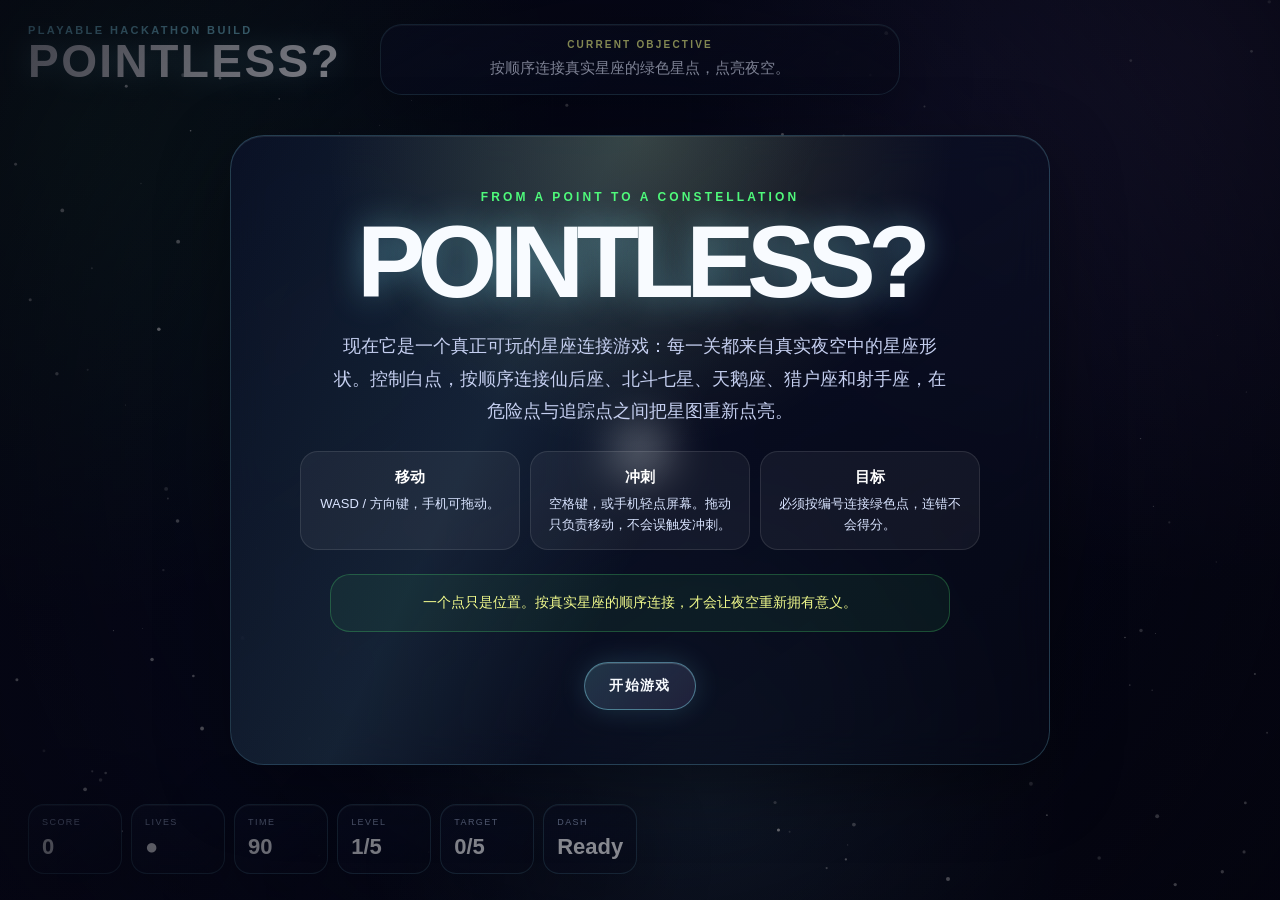
<file: point-game/index.html>
<!DOCTYPE html>
<html lang="zh-CN">
<head>
  <meta charset="UTF-8">
  <meta name="viewport" content="width=device-width, initial-scale=1.0">
  <title>Pointless? — Constellation Run</title>
  <style>
    :root {
      --void: #050510;
      --text: #f8fbff;
      --muted: #95a5c8;
      --cyan: #8be9fd;
      --green: #50fa7b;
      --red: #ff5555;
      --gold: #f1fa8c;
      --violet: #bd93f9;
    }

    * {
      box-sizing: border-box;
    }

    html,
    body {
      width: 100%;
      height: 100%;
      margin: 0;
      overflow: hidden;
      background: var(--void);
      color: var(--text);
      font-family: "Trebuchet MS", "Segoe UI", sans-serif;
      user-select: none;
    }

    body::before {
      content: "";
      position: fixed;
      inset: -20%;
      background:
        radial-gradient(circle at 18% 24%, rgba(80, 250, 123, 0.13), transparent 28%),
        radial-gradient(circle at 82% 18%, rgba(189, 147, 249, 0.16), transparent 30%),
        radial-gradient(circle at 54% 78%, rgba(139, 233, 253, 0.12), transparent 26%),
        linear-gradient(135deg, #03030b 0%, #060a1f 48%, #020208 100%);
      z-index: 0;
    }

    body::after {
      content: "";
      position: fixed;
      inset: 0;
      pointer-events: none;
      opacity: 0.38;
      background-image:
        linear-gradient(rgba(255, 255, 255, 0.035) 1px, transparent 1px),
        linear-gradient(90deg, rgba(255, 255, 255, 0.032) 1px, transparent 1px);
      background-size: 46px 46px;
      mask-image: radial-gradient(circle at center, black 0%, transparent 74%);
      z-index: 1;
    }

    canvas {
      position: fixed;
      inset: 0;
      width: 100vw;
      height: 100vh;
      z-index: 2;
      touch-action: none;
    }

    .shell {
      position: relative;
      z-index: 3;
      width: 100vw;
      height: 100vh;
      pointer-events: none;
    }

    .brand {
      position: absolute;
      top: 24px;
      left: 28px;
      letter-spacing: 0.15em;
      text-transform: uppercase;
    }

    .brand__eyebrow {
      color: var(--cyan);
      font-size: 11px;
      font-weight: 800;
      opacity: 0.9;
    }

    .brand__title {
      margin-top: 4px;
      font-size: clamp(26px, 3.6vw, 56px);
      line-height: 0.92;
      font-weight: 900;
      text-shadow: 0 0 26px rgba(139, 233, 253, 0.4);
    }

    .hud {
      position: absolute;
      left: 28px;
      bottom: 26px;
      display: grid;
      grid-template-columns: repeat(6, minmax(86px, 1fr));
      gap: 9px;
      max-width: min(820px, calc(100vw - 56px));
    }

    .metric,
    .guide,
    .overlay__panel,
    .objective {
      border: 1px solid rgba(139, 233, 253, 0.22);
      background: linear-gradient(145deg, rgba(11, 18, 42, 0.76), rgba(7, 10, 24, 0.42));
      box-shadow: 0 20px 70px rgba(0, 0, 0, 0.35), inset 0 1px 0 rgba(255, 255, 255, 0.08);
      backdrop-filter: blur(18px);
    }

    .metric {
      min-height: 70px;
      padding: 12px 13px;
      border-radius: 16px;
    }

    .metric__label {
      font-size: 9px;
      color: var(--muted);
      letter-spacing: 0.16em;
      text-transform: uppercase;
    }

    .metric__value {
      margin-top: 7px;
      font-size: 22px;
      font-weight: 900;
      color: var(--text);
      white-space: nowrap;
    }

    .objective {
      position: absolute;
      left: 50%;
      top: 24px;
      transform: translateX(-50%);
      width: min(520px, calc(100vw - 56px));
      padding: 14px 18px;
      border-radius: 22px;
      text-align: center;
    }

    .objective__label {
      color: var(--gold);
      font-size: 10px;
      font-weight: 900;
      letter-spacing: 0.22em;
      text-transform: uppercase;
    }

    .objective__text {
      margin-top: 7px;
      color: #dfe7ff;
      font-size: 15px;
      line-height: 1.5;
    }

    .guide {
      display: none;
      position: absolute;
      top: 24px;
      right: 28px;
      width: min(330px, calc(100vw - 56px));
      padding: 17px;
      border-radius: 24px;
    }

    .guide h2 {
      margin: 0 0 10px;
      font-size: 15px;
      letter-spacing: 0.12em;
      text-transform: uppercase;
    }

    .guide p {
      margin: 0 0 12px;
      color: var(--muted);
      font-size: 13px;
      line-height: 1.65;
    }

    .legend {
      display: grid;
      gap: 8px;
    }

    .legend__item {
      display: flex;
      align-items: center;
      gap: 10px;
      color: #cbd5f5;
      font-size: 13px;
    }

    .dot {
      width: 10px;
      height: 10px;
      border-radius: 50%;
      box-shadow: 0 0 18px currentColor;
      flex: none;
    }

    .dot--energy { color: var(--cyan); background: var(--cyan); }
    .dot--target { color: var(--green); background: var(--green); }
    .dot--danger { color: var(--red); background: var(--red); }
    .dot--player { color: white; background: white; }
    .dot--enemy { color: var(--violet); background: var(--violet); }

    .overlay {
      position: fixed;
      inset: 0;
      z-index: 4;
      display: grid;
      place-items: center;
      padding: 24px;
      background: radial-gradient(circle at center, rgba(5, 5, 16, 0.12), rgba(5, 5, 16, 0.78));
      pointer-events: auto;
      visibility: visible;
      transition: opacity 0.35s ease, transform 0.35s ease, visibility 0s linear 0s;
    }

    .overlay.is-hidden {
      opacity: 0;
      transform: scale(1.02);
      pointer-events: none;
      visibility: hidden;
      transition: opacity 0.18s ease, transform 0.18s ease, visibility 0s linear 0.18s;
    }

    .overlay.is-instant {
      transition: none;
    }

    .overlay__panel {
      width: min(820px, 100%);
      max-height: calc(100vh - 48px);
      overflow-y: auto;
      padding: clamp(24px, 5vw, 54px);
      border-radius: 34px;
      text-align: center;
      position: relative;
    }

    .overlay__panel::before {
      content: "";
      position: absolute;
      inset: 0;
      background:
        linear-gradient(115deg, transparent 0%, rgba(139, 233, 253, 0.1) 35%, transparent 54%),
        radial-gradient(circle at 50% 0%, rgba(241, 250, 140, 0.16), transparent 42%);
      pointer-events: none;
    }

    .overlay__content {
      position: relative;
      z-index: 1;
    }

    .kicker {
      margin: 0 0 12px;
      color: var(--green);
      font-size: 12px;
      font-weight: 900;
      letter-spacing: 0.26em;
      text-transform: uppercase;
    }

    h1 {
      margin: 0;
      font-size: clamp(42px, 8vw, 104px);
      line-height: 0.9;
      letter-spacing: -0.075em;
      text-transform: uppercase;
      text-shadow: 0 0 34px rgba(139, 233, 253, 0.42);
    }

    .subtitle {
      width: min(620px, 100%);
      margin: 22px auto 0;
      color: #c5cff0;
      font-size: clamp(15px, 2vw, 18px);
      line-height: 1.8;
    }

    .quote {
      margin: 24px auto 0;
      padding: 16px 18px;
      width: min(620px, 100%);
      border: 1px solid rgba(80, 250, 123, 0.24);
      border-radius: 20px;
      color: var(--gold);
      background: rgba(80, 250, 123, 0.06);
      font-size: 14px;
      line-height: 1.7;
    }

    .control-grid {
      display: grid;
      grid-template-columns: repeat(3, 1fr);
      gap: 10px;
      width: min(680px, 100%);
      margin: 24px auto 0;
    }

    .control-card {
      padding: 13px;
      border: 1px solid rgba(255, 255, 255, 0.1);
      border-radius: 18px;
      background: rgba(255, 255, 255, 0.052);
      color: #d9e4ff;
      font-size: 13px;
      line-height: 1.6;
    }

    .control-card strong {
      display: block;
      color: #fff;
      font-size: 15px;
      margin-bottom: 5px;
    }

    .button-row {
      display: flex;
      justify-content: center;
      gap: 12px;
      margin-top: 30px;
      flex-wrap: wrap;
    }

    button {
      pointer-events: auto;
      border: 1px solid rgba(139, 233, 253, 0.42);
      border-radius: 999px;
      padding: 14px 24px;
      color: var(--text);
      background: linear-gradient(135deg, rgba(139, 233, 253, 0.18), rgba(189, 147, 249, 0.12));
      box-shadow: 0 0 28px rgba(139, 233, 253, 0.16), inset 0 1px 0 rgba(255, 255, 255, 0.14);
      font-size: 14px;
      font-weight: 900;
      letter-spacing: 0.1em;
      text-transform: uppercase;
      cursor: pointer;
      transition: transform 0.2s ease, border-color 0.2s ease, box-shadow 0.2s ease;
    }

    button:hover {
      transform: translateY(-2px);
      border-color: rgba(80, 250, 123, 0.72);
      box-shadow: 0 0 36px rgba(80, 250, 123, 0.22), inset 0 1px 0 rgba(255, 255, 255, 0.18);
    }

    .restart-button {
      min-width: 190px;
      color: #06140b;
      border-color: rgba(80, 250, 123, 0.82);
      background: linear-gradient(135deg, #50fa7b, #f1fa8c);
      box-shadow: 0 0 36px rgba(80, 250, 123, 0.28), inset 0 1px 0 rgba(255, 255, 255, 0.36);
    }

    .ghost-button {
      color: #c8d3f8;
      background: rgba(255, 255, 255, 0.04);
    }

    .result-grid {
      display: grid;
      grid-template-columns: repeat(4, 1fr);
      gap: 12px;
      margin: 28px auto 0;
      max-width: 660px;
    }

    .result-card {
      padding: 14px;
      border: 1px solid rgba(255, 255, 255, 0.11);
      border-radius: 18px;
      background: rgba(255, 255, 255, 0.055);
    }

    .result-card span {
      display: block;
      color: var(--muted);
      font-size: 10px;
      letter-spacing: 0.16em;
      text-transform: uppercase;
    }

    .result-card strong {
      display: block;
      margin-top: 8px;
      font-size: 24px;
    }

    .toast {
      position: absolute;
      left: 50%;
      top: 18%;
      transform: translate(-50%, -20px);
      padding: 10px 16px;
      border-radius: 999px;
      background: rgba(5, 5, 16, 0.72);
      border: 1px solid rgba(241, 250, 140, 0.3);
      color: var(--gold);
      font-size: 13px;
      letter-spacing: 0.08em;
      opacity: 0;
      transition: opacity 0.24s ease, transform 0.24s ease;
    }

    .toast.is-visible {
      opacity: 1;
      transform: translate(-50%, 0);
    }

    .shake {
      animation: shake 0.34s ease;
    }

    @keyframes shake {
      0%, 100% { transform: translate(0, 0); }
      20% { transform: translate(-8px, 4px); }
      40% { transform: translate(7px, -5px); }
      60% { transform: translate(-5px, -3px); }
      80% { transform: translate(4px, 6px); }
    }

    @media (max-width: 980px) {
      .objective {
        top: 104px;
      }

      .guide {
        display: none;
      }

      .hud {
        left: 14px;
        right: 14px;
        bottom: 14px;
        max-width: none;
        grid-template-columns: repeat(3, 1fr);
      }
    }

    @media (max-width: 640px) {
      .brand {
        top: 16px;
        left: 16px;
      }

      .objective {
        top: 92px;
        width: calc(100vw - 28px);
        padding: 10px 12px;
      }

      .objective__text {
        font-size: 13px;
      }

      .hud {
        grid-template-columns: repeat(2, 1fr);
      }

      .metric {
        min-height: auto;
        padding: 9px 11px;
      }

      .metric__value {
        font-size: 18px;
      }

      .control-grid,
      .result-grid {
        grid-template-columns: 1fr;
      }
    }
  </style>
</head>
<body>
  <canvas id="gameCanvas"></canvas>

  <main class="shell" id="shell">
    <section class="brand" aria-label="游戏标题">
      <div class="brand__eyebrow">Playable Hackathon Build</div>
      <div class="brand__title">Pointless?</div>
    </section>

    <section class="objective" aria-label="当前目标">
      <div class="objective__label">Current Objective</div>
      <div class="objective__text" id="objectiveText">按顺序连接真实星座的绿色星点，点亮夜空。</div>
    </section>

    <aside class="guide" aria-label="游戏说明">
      <h2>真正玩法</h2>
      <p>你要按顺序连接真实星座的编号星点，收集能量，躲避敌人。从仙后座的 W 形开始，一路点亮北斗、天鹅、猎户和射手。</p>
      <div class="legend">
        <div class="legend__item"><span class="dot dot--player"></span>白点：玩家</div>
        <div class="legend__item"><span class="dot dot--target"></span>绿色编号点：下一个目标</div>
        <div class="legend__item"><span class="dot dot--energy"></span>青色点：能量与分数</div>
        <div class="legend__item"><span class="dot dot--danger"></span>红色点：危险障碍</div>
        <div class="legend__item"><span class="dot dot--enemy"></span>紫色点：追踪敌人</div>
      </div>
    </aside>

    <section class="hud" aria-label="游戏状态">
      <div class="metric">
        <div class="metric__label">Score</div>
        <div class="metric__value" id="scoreValue">0</div>
      </div>
      <div class="metric">
        <div class="metric__label">Lives</div>
        <div class="metric__value" id="livesValue">●●●</div>
      </div>
      <div class="metric">
        <div class="metric__label">Time</div>
        <div class="metric__value" id="timeValue">90</div>
      </div>
      <div class="metric">
        <div class="metric__label">Level</div>
        <div class="metric__value" id="levelValue">1/3</div>
      </div>
      <div class="metric">
        <div class="metric__label">Target</div>
        <div class="metric__value" id="targetValue">1/5</div>
      </div>
      <div class="metric">
        <div class="metric__label">Dash</div>
        <div class="metric__value" id="dashValue">Ready</div>
      </div>
    </section>

    <div class="toast" id="toast">Constellation Complete</div>
  </main>

  <section class="overlay" id="startOverlay" aria-label="开始游戏">
    <div class="overlay__panel">
      <div class="overlay__content">
        <p class="kicker">From a point to a constellation</p>
        <h1>Pointless?</h1>
        <p class="subtitle">现在它是一个真正可玩的星座连接游戏：每一关都来自真实夜空中的星座形状。控制白点，按顺序连接仙后座、北斗七星、天鹅座、猎户座和射手座，在危险点与追踪点之间把星图重新点亮。</p>
        <div class="control-grid">
          <div class="control-card"><strong>移动</strong>WASD / 方向键，手机可拖动。</div>
          <div class="control-card"><strong>冲刺</strong>空格键，或手机轻点屏幕。拖动只负责移动，不会误触发冲刺。</div>
          <div class="control-card"><strong>目标</strong>必须按编号连接绿色点，连错不会得分。</div>
        </div>
        <div class="quote">一个点只是位置。按真实星座的顺序连接，才会让夜空重新拥有意义。</div>
        <div class="button-row">
          <button id="startButton">开始游戏</button>
        </div>
      </div>
    </div>
  </section>

  <section class="overlay is-hidden" id="endOverlay" aria-label="游戏结束">
    <div class="overlay__panel">
      <div class="overlay__content">
        <p class="kicker" id="endKicker">Run Complete</p>
        <h1 id="endTitle">Meaning</h1>
        <p class="subtitle" id="resultText">你从一个点开始，最终留下了一片星座。</p>
        <div class="result-grid">
          <div class="result-card">
            <span>Final Score</span>
            <strong id="finalScore">0</strong>
          </div>
          <div class="result-card">
            <span>Star Maps</span>
            <strong id="finalLevel">0/5</strong>
          </div>
          <div class="result-card">
            <span>Connected</span>
            <strong id="finalConnected">0</strong>
          </div>
          <div class="result-card">
            <span>Best</span>
            <strong id="bestScore">0</strong>
          </div>
        </div>
        <div class="quote">你不是为了成为最大的点，而是为了照着真实星图找到正确的连接。</div>
        <div class="button-row">
          <button class="restart-button" id="restartButton">重新开启本关</button>
          <button class="ghost-button" id="backButton">回到开场</button>
        </div>
      </div>
    </div>
  </section>

  <script>
    const canvas = document.getElementById('gameCanvas');
    const ctx = canvas.getContext('2d');
    const shell = document.getElementById('shell');
    const startOverlay = document.getElementById('startOverlay');
    const endOverlay = document.getElementById('endOverlay');
    const startButton = document.getElementById('startButton');
    const restartButton = document.getElementById('restartButton');
    const backButton = document.getElementById('backButton');
    const scoreValue = document.getElementById('scoreValue');
    const livesValue = document.getElementById('livesValue');
    const timeValue = document.getElementById('timeValue');
    const levelValue = document.getElementById('levelValue');
    const targetValue = document.getElementById('targetValue');
    const dashValue = document.getElementById('dashValue');
    const objectiveText = document.getElementById('objectiveText');
    const finalScore = document.getElementById('finalScore');
    const finalLevel = document.getElementById('finalLevel');
    const finalConnected = document.getElementById('finalConnected');
    const bestScore = document.getElementById('bestScore');
    const resultText = document.getElementById('resultText');
    const endKicker = document.getElementById('endKicker');
    const endTitle = document.getElementById('endTitle');
    const toast = document.getElementById('toast');

    const colors = {
      energy: '#8be9fd',
      target: '#50fa7b',
      danger: '#ff5555',
      enemy: '#bd93f9',
      gold: '#f1fa8c',
      player: '#ffffff'
    };

    const keys = new Set();
    const pointer = { active: false, x: 0, y: 0 };
    const touchState = { active: false, startX: 0, startY: 0, x: 0, y: 0, startTime: 0, moved: false };
    let suppressInputUntil = 0;

    const levels = [
      {
        name: '仙后座',
        englishName: 'Cassiopeia',
        title: 'W Shape',
        description: '连接经典 W 形星图，学会按顺序让点产生形状。',
        hazards: 5,
        enemies: 0,
        energy: 8,
        timeBonus: 12,
        stars: [
          { x: 0.16, y: 0.38, label: 'Schedar' },
          { x: 0.31, y: 0.56, label: 'Caph' },
          { x: 0.48, y: 0.40, label: 'Gamma Cas' },
          { x: 0.65, y: 0.56, label: 'Ruchbah' },
          { x: 0.84, y: 0.38, label: 'Segin' }
        ],
        path: [0, 1, 2, 3, 4]
      },
      {
        name: '北斗七星',
        englishName: 'Big Dipper',
        title: 'Seven Stars',
        description: '连接斗身与斗柄，完成最容易被认出的七星勺形。',
        hazards: 8,
        enemies: 1,
        energy: 9,
        timeBonus: 16,
        stars: [
          { x: 0.18, y: 0.42, label: '天枢' },
          { x: 0.30, y: 0.30, label: '天璇' },
          { x: 0.46, y: 0.39, label: '天玑' },
          { x: 0.36, y: 0.56, label: '天权' },
          { x: 0.56, y: 0.57, label: '玉衡' },
          { x: 0.72, y: 0.48, label: '开阳' },
          { x: 0.86, y: 0.34, label: '摇光' }
        ],
        path: [0, 1, 2, 3, 4, 5, 6]
      },
      {
        name: '天鹅座',
        englishName: 'Cygnus',
        title: 'Northern Cross',
        description: '从尾羽到长颈，再展开双翼，完成北十字。',
        hazards: 10,
        enemies: 1,
        energy: 8,
        timeBonus: 18,
        stars: [
          { x: 0.50, y: 0.18, label: 'Deneb' },
          { x: 0.50, y: 0.38, label: 'Sadr' },
          { x: 0.50, y: 0.78, label: 'Albireo' },
          { x: 0.18, y: 0.47, label: 'Gienah' },
          { x: 0.82, y: 0.37, label: 'Delta Cygni' },
          { x: 0.33, y: 0.47, label: 'Left Wing Bend' },
          { x: 0.67, y: 0.38, label: 'Right Wing Bend' }
        ],
        path: [0, 1, 2, 5, 3, 6, 4]
      },
      {
        name: '猎户座',
        englishName: 'Orion',
        title: 'Hunter',
        description: '连接肩、腰带与脚，完成冬季夜空中最有辨识度的猎人。',
        hazards: 12,
        enemies: 2,
        energy: 8,
        timeBonus: 20,
        stars: [
          { x: 0.25, y: 0.20, label: 'Betelgeuse' },
          { x: 0.73, y: 0.24, label: 'Bellatrix' },
          { x: 0.65, y: 0.78, label: 'Rigel' },
          { x: 0.27, y: 0.74, label: 'Saiph' },
          { x: 0.38, y: 0.46, label: 'Alnitak' },
          { x: 0.50, y: 0.50, label: 'Alnilam' },
          { x: 0.63, y: 0.54, label: 'Mintaka' },
          { x: 0.49, y: 0.68, label: 'M42' },
          { x: 0.74, y: 0.65, label: 'Hunter Arm' },
          { x: 0.39, y: 0.61, label: 'Sword Guard' }
        ],
        path: [0, 1, 6, 5, 4, 3, 2, 8, 9, 7]
      },
      {
        name: '射手座',
        englishName: 'Sagittarius',
        title: 'Teapot',
        description: '画出银河旁的茶壶：壶身、壶嘴与壶柄都要连上。',
        hazards: 11,
        enemies: 2,
        energy: 7,
        timeBonus: 22,
        stars: [
          { x: 0.25, y: 0.72, label: 'Kaus Australis' },
          { x: 0.31, y: 0.46, label: 'Kaus Media' },
          { x: 0.40, y: 0.22, label: 'Kaus Borealis' },
          { x: 0.64, y: 0.30, label: 'Phi Sgr' },
          { x: 0.76, y: 0.50, label: 'Nunki' },
          { x: 0.60, y: 0.74, label: 'Ascella' },
          { x: 0.09, y: 0.40, label: 'Alnasl' },
          { x: 0.92, y: 0.69, label: 'Tau Sgr' },
          { x: 0.43, y: 0.56, label: 'Kaus Trail' },
          { x: 0.92, y: 0.48, label: 'Nunki Trail' },
          { x: 0.72, y: 0.88, label: 'Ascella Trail' }
        ],
        path: [6, 1, 2, 3, 4, 7, 5, 0, 8, 9, 10]
      }
    ];

    const state = {
      mode: 'ready',
      score: 0,
      lives: 1,
      timeLeft: 90,
      connectedCount: 0,
      levelIndex: 0,
      targetIndex: 0,
      best: Number(localStorage.getItem('pointlessPlayableBest') || 0),
      targets: [],
      energies: [],
      hazards: [],
      enemies: [],
      links: [],
      particles: [],
      stars: [],
      lastTime: 0,
      toastTimer: 0,
      levelFlash: 0,
      retryLevelIndex: 0,
      retryReason: '',
      player: {
        x: 0,
        y: 0,
        vx: 0,
        vy: 0,
        radius: 11,
        speed: 290,
        invincibleUntil: 0,
        dashCooldown: 0,
        dashTime: 0,
        dashAngle: 0
      }
    };

    function resize() {
      const dpr = Math.min(window.devicePixelRatio || 1, 2);
      canvas.width = Math.floor(window.innerWidth * dpr);
      canvas.height = Math.floor(window.innerHeight * dpr);
      canvas.style.width = window.innerWidth + 'px';
      canvas.style.height = window.innerHeight + 'px';
      ctx.setTransform(dpr, 0, 0, dpr, 0, 0);
      createStars();
    }

    function createStars() {
      const count = Math.floor(Math.min(190, Math.max(90, window.innerWidth * window.innerHeight / 8500)));
      state.stars = Array.from({ length: count }, () => ({
        x: Math.random() * window.innerWidth,
        y: Math.random() * window.innerHeight,
        size: Math.random() * 1.8 + 0.3,
        speed: Math.random() * 0.18 + 0.04,
        alpha: Math.random() * 0.55 + 0.18
      }));
    }

    function rand(min, max) {
      return Math.random() * (max - min) + min;
    }

    function clamp(value, min, max) {
      const low = Math.min(min, max);
      const high = Math.max(min, max);
      return Math.max(low, Math.min(high, value));
    }

    function distance(a, b) {
      return Math.hypot(a.x - b.x, a.y - b.y);
    }

    function isTooClose(x, y, list, minDistance) {
      return list.some((item) => Math.hypot(item.x - x, item.y - y) < minDistance);
    }

    function getPlayBounds() {
      const compact = window.innerWidth < 640;
      const paddingX = compact ? 34 : 120;
      const top = compact ? 150 : 132;
      const bottom = compact ? 178 : 142;
      const safeWidth = Math.max(140, window.innerWidth - paddingX * 2);
      const safeHeight = Math.max(150, window.innerHeight - top - bottom);
      return {
        x: Math.min(paddingX, Math.max(18, window.innerWidth - safeWidth - 18)),
        y: Math.min(top, Math.max(76, window.innerHeight - safeHeight - 78)),
        width: safeWidth,
        height: safeHeight
      };
    }

    function mapConstellation(level) {
      const bounds = getPlayBounds();
      const xs = level.stars.map((star) => star.x);
      const ys = level.stars.map((star) => star.y);
      const minX = Math.min(...xs);
      const maxX = Math.max(...xs);
      const minY = Math.min(...ys);
      const maxY = Math.max(...ys);
      const sourceWidth = Math.max(0.01, maxX - minX);
      const sourceHeight = Math.max(0.01, maxY - minY);
      const scale = Math.min(bounds.width / sourceWidth, bounds.height / sourceHeight);
      const width = sourceWidth * scale;
      const height = sourceHeight * scale;
      const offsetX = bounds.x + (bounds.width - width) / 2;
      const offsetY = bounds.y + (bounds.height - height) / 2;
      return level.stars.map((star) => ({
        x: offsetX + (star.x - minX) * scale,
        y: offsetY + (star.y - minY) * scale,
        label: star.label
      }));
    }

    function distanceToSegment(point, a, b) {
      const dx = b.x - a.x;
      const dy = b.y - a.y;
      const lengthSq = dx * dx + dy * dy;
      if (!lengthSq) return Math.hypot(point.x - a.x, point.y - a.y);
      const t = clamp(((point.x - a.x) * dx + (point.y - a.y) * dy) / lengthSq, 0, 1);
      const x = a.x + dx * t;
      const y = a.y + dy * t;
      return Math.hypot(point.x - x, point.y - y);
    }

    function getNearestPathDistance(position) {
      let nearest = Infinity;
      for (let i = 1; i < state.targets.length; i += 1) {
        nearest = Math.min(nearest, distanceToSegment(position, state.targets[i - 1], state.targets[i]));
      }
      return nearest;
    }

    function isNearConstellationPath(position, distanceLimit = 58) {
      return getNearestPathDistance(position) < distanceLimit;
    }

    function randomPosition(existing, minDistance = 95, options = {}) {
      const bounds = getPlayBounds();
      const avoidPath = Boolean(options.avoidPath);
      const pathDistance = options.pathDistance || 58;
      let bestPosition = null;
      let bestScore = -Infinity;
      for (let i = 0; i < 120; i += 1) {
        const x = rand(bounds.x, bounds.x + bounds.width);
        const y = rand(bounds.y, bounds.y + bounds.height);
        const position = { x, y };
        const nearestObject = existing.reduce((nearest, item) => Math.min(nearest, Math.hypot(item.x - x, item.y - y)), Infinity);
        const nearestPath = avoidPath ? getNearestPathDistance(position) : pathDistance + 80;
        const score = nearestObject + nearestPath * 0.85;
        if (score > bestScore) {
          bestScore = score;
          bestPosition = position;
        }
        if (nearestObject < minDistance) continue;
        if (avoidPath && nearestPath < pathDistance) continue;
        return position;
      }
      return bestPosition || {
        x: rand(bounds.x, bounds.x + bounds.width),
        y: rand(bounds.y, bounds.y + bounds.height)
      };
    }

    function createBurst(x, y, color, amount = 18, force = 1) {
      for (let i = 0; i < amount; i += 1) {
        const angle = Math.random() * Math.PI * 2;
        const speed = rand(0.8, 4.4) * force;
        const particle = {
          x,
          y,
          vx: Math.cos(angle) * speed,
          vy: Math.sin(angle) * speed,
          radius: rand(1.1, 3.7),
          life: rand(0.45, 0.95),
          maxLife: 0,
          color
        };
        particle.maxLife = particle.life;
        state.particles.push(particle);
      }
    }

    function resetGame() {
      state.mode = 'playing';
      state.score = 0;
      state.lives = 1;
      state.timeLeft = 90;
      state.connectedCount = 0;
      state.levelIndex = 0;
      state.targetIndex = 0;
      state.links = [];
      state.particles = [];
      state.toastTimer = 0;
      state.levelFlash = 0;
      state.retryLevelIndex = 0;
      state.retryReason = '';
      const player = state.player;
      player.x = window.innerWidth / 2;
      player.y = window.innerHeight / 2;
      player.vx = 0;
      player.vy = 0;
      player.invincibleUntil = performance.now() + 900;
      player.dashCooldown = 0;
      player.dashTime = 0;
      loadLevel(0);
      updateHud();
      showToast('从第一颗星开始点亮星座');
    }

    function placePlayerForLevel(mappedStars, level) {
      const firstStar = mappedStars[level.path[0]];
      const bounds = getPlayBounds();
      const center = {
        x: bounds.x + bounds.width / 2,
        y: bounds.y + bounds.height / 2
      };
      let dx = center.x - firstStar.x;
      let dy = center.y - firstStar.y;
      let len = Math.hypot(dx, dy);
      if (len < 1) {
        dx = 0;
        dy = 1;
        len = 1;
      }
      const player = state.player;
      const minX = Math.max(24, bounds.x + 12);
      const maxX = Math.min(window.innerWidth - 24, bounds.x + bounds.width - 12);
      const minY = Math.max(86, bounds.y + 12);
      const maxY = Math.min(window.innerHeight - 96, bounds.y + bounds.height - 12);
      player.x = clamp(firstStar.x + dx / len * 92, minX, maxX);
      player.y = clamp(firstStar.y + dy / len * 92, minY, maxY);
      if (!Number.isFinite(player.x) || !Number.isFinite(player.y)) {
        player.x = window.innerWidth / 2;
        player.y = window.innerHeight / 2;
      }
      player.vx = 0;
      player.vy = 0;
      player.dashTime = 0;
      player.dashCooldown = 0;
      player.invincibleUntil = performance.now() + 260;
      pointer.active = false;
      touchState.active = false;
      touchState.moved = false;
    }

    function loadLevel(index) {
      state.levelIndex = index;
      state.targetIndex = 0;
      state.targets = [];
      state.energies = [];
      state.hazards = [];
      state.enemies = [];
      state.links = [];
      const level = levels[index];
      const compactScale = window.innerWidth < 640 ? 0.65 : window.innerWidth < 900 ? 0.82 : 1;
      const hazardCount = Math.max(3, Math.round(level.hazards * compactScale));
      const enemyCount = Math.min(level.enemies, window.innerWidth < 640 ? 1 : level.enemies);
      const energyCount = Math.max(5, Math.round(level.energy * (window.innerWidth < 640 ? 0.85 : 1)));
      const mappedStars = mapConstellation(level);
      placePlayerForLevel(mappedStars, level);
      const occupied = [{ x: state.player.x, y: state.player.y }];
      level.path.forEach((starIndex, orderIndex) => {
        const star = mappedStars[starIndex];
        const target = {
          x: star.x,
          y: star.y,
          radius: 15,
          order: orderIndex + 1,
          starIndex,
          label: star.label,
          pulse: rand(0, Math.PI * 2),
          done: false
        };
        occupied.push(target);
        state.targets.push(target);
      });
      for (let i = 0; i < energyCount; i += 1) {
        const position = randomPosition(occupied, 72);
        occupied.push(position);
        state.energies.push({ x: position.x, y: position.y, radius: 8, pulse: rand(0, Math.PI * 2) });
      }
      for (let i = 0; i < hazardCount; i += 1) {
        const position = randomPosition(occupied, 76, { avoidPath: true, pathDistance: 62 });
        occupied.push(position);
        state.hazards.push({
          x: position.x,
          y: position.y,
          radius: rand(14, 20),
          pulse: rand(0, Math.PI * 2),
          spin: rand(-1.2, 1.2),
          type: 'hazard'
        });
      }
      for (let i = 0; i < enemyCount; i += 1) {
        const position = randomPosition(occupied, 130, { avoidPath: true, pathDistance: 70 });
        occupied.push(position);
        state.enemies.push({
          x: position.x,
          y: position.y,
          vx: 0,
          vy: 0,
          radius: 13,
          speed: 72 + index * 16 + i * 8,
          pulse: rand(0, Math.PI * 2),
          type: 'enemy'
        });
      }
      objectiveText.textContent = `第 ${index + 1} 个星座：${level.name}（${level.title}）。${level.description}`;
      state.levelFlash = 1;
    }

    function resetCurrentLevel() {
      clearInput();
      state.mode = 'playing';
      state.lives = 1;
      state.targetIndex = 0;
      state.links = [];
      state.particles = [];
      state.toastTimer = 0;
      state.levelFlash = 0;
      loadLevel(state.retryLevelIndex || state.levelIndex || 0);
      updateHud();
      showToast('重新开启本关，从 1 号星点开始');
    }

    function completeLevel() {
      const level = levels[state.levelIndex];
      const bonus = 450 + state.levelIndex * 250 + Math.ceil(state.timeLeft) * 3;
      state.score += bonus;
      state.timeLeft += level.timeBonus;
      createBurst(state.player.x, state.player.y, colors.gold, 80, 1.8);
      showToast(`${level.name} 点亮 +${bonus}`);
      if (state.levelIndex >= levels.length - 1) {
        endGame(true);
        return;
      }
      state.player.invincibleUntil = performance.now() + 900;
      loadLevel(state.levelIndex + 1);
    }

    function failCurrentLevel(reason) {
      if (state.mode === 'ended') return;
      state.retryLevelIndex = state.levelIndex;
      state.retryReason = reason;
      clearInput();
      endGame(false, reason);
    }

    function collectTarget(target, now) {
      if (target.done) return;
      const expected = state.targets[state.targetIndex];
      if (target !== expected) {
        createBurst(target.x, target.y, colors.red, 26, 1);
        failCurrentLevel(`顺序错了：要先碰 ${expected.label}，不能先碰 ${target.label}`);
        return;
      }
      target.done = true;
      state.targetIndex += 1;
      state.connectedCount += 1;
      state.score += 110 + state.levelIndex * 25;
      state.links.push({ x: target.x, y: target.y, time: now, level: state.levelIndex });
      createBurst(target.x, target.y, colors.target, 36, 1.15);
      if (state.targetIndex >= state.targets.length) {
        completeLevel();
      } else {
        showToast(`点亮 ${target.label}，下一个：${state.targets[state.targetIndex].label}`);
      }
    }

    function collectEnergy(energy) {
      state.score += 35;
      state.player.dashCooldown = Math.max(0, state.player.dashCooldown - 0.75);
      createBurst(energy.x, energy.y, colors.energy, 18, 0.9);
      showToast('能量 +35，冲刺冷却缩短');
    }

    function takeDamage(now, source) {
      const player = state.player;
      if (now < player.invincibleUntil || player.dashTime > 0) return;
      state.lives -= 1;
      player.invincibleUntil = now + 1300;
      state.score = Math.max(0, state.score - 80);
      createBurst(source.x, source.y, colors.red, 34, 1.2);
      shell.classList.remove('shake');
      void shell.offsetWidth;
      shell.classList.add('shake');
      const message = source.type === 'enemy' ? '追踪星点撞上你了，重新开启本关再试一次' : '危险星点干扰了连线，重新开启本关再试一次';
      showToast(message);
      if (state.lives <= 0) {
        state.lives = 0;
        failCurrentLevel(message);
      }
    }

    function tryDash(angleOverride) {
      const player = state.player;
      if (state.mode !== 'playing' || player.dashCooldown > 0) return;
      const hasOverride = Number.isFinite(angleOverride);
      const isMoving = Math.abs(player.vx) + Math.abs(player.vy) > 0.01;
      const angle = hasOverride ? angleOverride : Math.atan2(player.vy, player.vx);
      player.dashAngle = hasOverride || isMoving ? angle : -Math.PI / 2;
      player.dashTime = 0.18;
      player.dashCooldown = 2.2;
      player.invincibleUntil = performance.now() + 260;
      createBurst(player.x, player.y, colors.player, 16, 0.9);
    }

    function tryDashToward(clientX, clientY) {
      const player = state.player;
      const dx = clientX - player.x;
      const dy = clientY - player.y;
      const len = Math.hypot(dx, dy);
      tryDash(len > 8 ? Math.atan2(dy, dx) : undefined);
    }

    function updatePlayer(delta) {
      const player = state.player;
      let inputX = 0;
      let inputY = 0;
      if (keys.has('KeyA') || keys.has('ArrowLeft')) inputX -= 1;
      if (keys.has('KeyD') || keys.has('ArrowRight')) inputX += 1;
      if (keys.has('KeyW') || keys.has('ArrowUp')) inputY -= 1;
      if (keys.has('KeyS') || keys.has('ArrowDown')) inputY += 1;
      if (pointer.active) {
        const dx = pointer.x - player.x;
        const dy = pointer.y - player.y;
        const len = Math.hypot(dx, dy);
        if (len > 8) {
          inputX += dx / len;
          inputY += dy / len;
        }
      }
      const length = Math.hypot(inputX, inputY) || 1;
      inputX /= length;
      inputY /= length;
      const dashSpeed = player.dashTime > 0 ? 760 : 0;
      if (player.dashTime > 0) {
        player.vx = Math.cos(player.dashAngle) * dashSpeed;
        player.vy = Math.sin(player.dashAngle) * dashSpeed;
        player.dashTime -= delta;
      } else {
        player.vx = inputX * player.speed;
        player.vy = inputY * player.speed;
      }
      player.x = clamp(player.x + player.vx * delta, 24, window.innerWidth - 24);
      player.y = clamp(player.y + player.vy * delta, 86, window.innerHeight - 96);
      player.dashCooldown = Math.max(0, player.dashCooldown - delta);
    }

    function updateEnemies(delta) {
      const player = state.player;
      state.enemies.forEach((enemy) => {
        const dx = player.x - enemy.x;
        const dy = player.y - enemy.y;
        const len = Math.hypot(dx, dy) || 1;
        const avoidDash = player.dashTime > 0 ? -0.6 : 1;
        enemy.vx += (dx / len) * enemy.speed * delta * 2.4 * avoidDash;
        enemy.vy += (dy / len) * enemy.speed * delta * 2.4 * avoidDash;
        const speed = Math.hypot(enemy.vx, enemy.vy);
        const maxSpeed = enemy.speed;
        if (speed > maxSpeed) {
          enemy.vx = enemy.vx / speed * maxSpeed;
          enemy.vy = enemy.vy / speed * maxSpeed;
        }
        enemy.x = clamp(enemy.x + enemy.vx * delta, 18, window.innerWidth - 18);
        enemy.y = clamp(enemy.y + enemy.vy * delta, 18, window.innerHeight - 18);
        enemy.vx *= 0.985;
        enemy.vy *= 0.985;
        enemy.pulse += delta * 4;
      });
    }

    function updateCollisions(now) {
      const player = state.player;
      state.targets.forEach((target) => {
        target.pulse += 0.045;
        if (!target.done && distance(player, target) < player.radius + target.radius + 5) collectTarget(target, now);
      });
      state.energies = state.energies.filter((energy) => {
        energy.pulse += 0.055;
        if (distance(player, energy) < player.radius + energy.radius + 5) {
          collectEnergy(energy);
          return false;
        }
        return true;
      });
      state.hazards.forEach((hazard) => {
        hazard.pulse += 0.045;
        if (distance(player, hazard) < player.radius + hazard.radius + 3) takeDamage(now, hazard);
      });
      state.enemies.forEach((enemy) => {
        if (distance(player, enemy) < player.radius + enemy.radius + 3) takeDamage(now, enemy);
      });
    }

    function updateParticles(delta) {
      state.particles = state.particles.filter((particle) => {
        if (!Number.isFinite(particle.life) || !Number.isFinite(particle.maxLife) || particle.maxLife <= 0) return false;
        particle.x += particle.vx * delta * 60;
        particle.y += particle.vy * delta * 60;
        particle.vx *= 0.985;
        particle.vy *= 0.985;
        particle.life -= delta;
        return particle.life > 0;
      });
    }

    function update(delta, now) {
      if (state.mode !== 'playing') return;
      state.timeLeft -= delta;
      if (state.timeLeft <= 0) {
        state.timeLeft = 0;
        endGame(false);
        return;
      }
      updatePlayer(delta);
      updateEnemies(delta);
      updateCollisions(now);
      updateParticles(delta);
      if (state.toastTimer > 0) {
        state.toastTimer -= delta;
        if (state.toastTimer <= 0) toast.classList.remove('is-visible');
      }
      state.levelFlash = Math.max(0, state.levelFlash - delta);
      updateHud();
    }

    function updateHud() {
      const targetTotal = state.targets.length || levels[state.levelIndex].path.length;
      scoreValue.textContent = state.score;
      livesValue.textContent = '●'.repeat(Math.max(0, state.lives)) || '0';
      timeValue.textContent = Math.max(0, Math.ceil(state.timeLeft));
      levelValue.textContent = `${Math.min(state.levelIndex + 1, levels.length)}/${levels.length}`;
      targetValue.textContent = `${Math.min(state.targetIndex, targetTotal)}/${targetTotal}`;
      dashValue.textContent = state.player.dashCooldown <= 0 ? 'Ready' : state.player.dashCooldown.toFixed(1) + 's';
    }

    function drawGlowCircle(x, y, radius, color, alpha = 1) {
      const safeAlpha = clamp(Number.isFinite(alpha) ? alpha : 0, 0, 1);
      const safeColor = color || '#ffffff';
      const hexAlpha = Math.floor(safeAlpha * 190).toString(16).padStart(2, '0');
      const gradient = ctx.createRadialGradient(x, y, 0, x, y, radius * 4.2);
      gradient.addColorStop(0, safeColor);
      gradient.addColorStop(0.18, safeColor + hexAlpha);
      gradient.addColorStop(1, safeColor + '00');
      ctx.fillStyle = gradient;
      ctx.beginPath();
      ctx.arc(x, y, radius * 4.2, 0, Math.PI * 2);
      ctx.fill();
      ctx.globalAlpha = safeAlpha;
      ctx.fillStyle = safeColor;
      ctx.beginPath();
      ctx.arc(x, y, radius, 0, Math.PI * 2);
      ctx.fill();
      ctx.globalAlpha = 1;
    }

    function drawBackground(delta) {
      ctx.clearRect(0, 0, window.innerWidth, window.innerHeight);
      state.stars.forEach((star) => {
        star.y += star.speed * delta * 22;
        if (star.y > window.innerHeight + 5) {
          star.y = -5;
          star.x = Math.random() * window.innerWidth;
        }
        ctx.globalAlpha = star.alpha;
        ctx.fillStyle = '#ffffff';
        ctx.beginPath();
        ctx.arc(star.x, star.y, star.size, 0, Math.PI * 2);
        ctx.fill();
      });
      ctx.globalAlpha = 1;
    }

    function drawTemplatePath() {
      if (state.targets.length < 2) return;
      ctx.save();
      ctx.lineWidth = 1.5;
      ctx.strokeStyle = 'rgba(139, 233, 253, 0.2)';
      ctx.setLineDash([7, 10]);
      ctx.beginPath();
      state.targets.forEach((target, index) => {
        if (index === 0) ctx.moveTo(target.x, target.y);
        else ctx.lineTo(target.x, target.y);
      });
      ctx.stroke();
      ctx.setLineDash([]);
      ctx.restore();
    }

    function drawPath() {
      const completed = state.targets.filter((target) => target.done);
      if (!completed.length) return;
      ctx.save();
      ctx.lineWidth = 3;
      ctx.shadowBlur = 24;
      ctx.shadowColor = colors.target;
      ctx.strokeStyle = 'rgba(80, 250, 123, 0.76)';
      ctx.beginPath();
      completed.forEach((target, index) => {
        if (index === 0) ctx.moveTo(target.x, target.y);
        else ctx.lineTo(target.x, target.y);
      });
      if (state.mode === 'playing') ctx.lineTo(state.player.x, state.player.y);
      ctx.stroke();
      ctx.restore();
    }

    function drawTargets() {
      const expected = state.targets[state.targetIndex];
      state.targets.forEach((target) => {
        const active = target === expected;
        const color = target.done ? colors.gold : active ? colors.target : '#37586b';
        const alpha = target.done ? 0.85 : active ? 1 : 0.42;
        const pulse = Math.sin(target.pulse) * 2.5;
        drawGlowCircle(target.x, target.y, target.radius + pulse * 0.2, color, alpha);
        ctx.save();
        ctx.strokeStyle = active ? 'rgba(241, 250, 140, 0.88)' : 'rgba(139, 233, 253, 0.22)';
        ctx.lineWidth = active ? 2.5 : 1.5;
        ctx.beginPath();
        ctx.arc(target.x, target.y, target.radius + 13 + pulse, 0, Math.PI * 2);
        ctx.stroke();
        ctx.fillStyle = target.done ? '#050510' : active ? '#06140b' : '#8a95aa';
        ctx.font = '900 13px Trebuchet MS';
        ctx.textAlign = 'center';
        ctx.textBaseline = 'middle';
        ctx.fillText(target.order, target.x, target.y + 0.5);
        ctx.restore();
      });
    }

    function drawEnergies() {
      state.energies.forEach((energy) => {
        const pulse = Math.sin(energy.pulse) * 1.8;
        drawGlowCircle(energy.x, energy.y, energy.radius + pulse * 0.2, colors.energy, 0.85);
      });
    }

    function drawHazards(now) {
      state.hazards.forEach((hazard) => {
        const pulse = Math.sin(hazard.pulse) * 2.2;
        ctx.save();
        ctx.translate(hazard.x, hazard.y);
        ctx.rotate(now / 900 * hazard.spin);
        ctx.strokeStyle = 'rgba(255, 85, 85, 0.64)';
        ctx.lineWidth = 2;
        ctx.shadowBlur = 18;
        ctx.shadowColor = colors.danger;
        ctx.beginPath();
        for (let i = 0; i < 4; i += 1) {
          const angle = i * Math.PI / 2;
          const x = Math.cos(angle) * (hazard.radius + 8 + pulse);
          const y = Math.sin(angle) * (hazard.radius + 8 + pulse);
          if (i === 0) ctx.moveTo(x, y);
          else ctx.lineTo(x, y);
        }
        ctx.closePath();
        ctx.stroke();
        ctx.restore();
        drawGlowCircle(hazard.x, hazard.y, hazard.radius * 0.55, colors.danger, 0.84);
      });
    }

    function drawEnemies() {
      state.enemies.forEach((enemy) => {
        const pulse = Math.sin(enemy.pulse) * 2;
        drawGlowCircle(enemy.x, enemy.y, enemy.radius + pulse * 0.2, colors.enemy, 0.9);
        ctx.save();
        ctx.strokeStyle = 'rgba(189, 147, 249, 0.62)';
        ctx.lineWidth = 2;
        ctx.beginPath();
        ctx.arc(enemy.x, enemy.y, enemy.radius + 10 + pulse, 0, Math.PI * 2);
        ctx.stroke();
        ctx.restore();
      });
    }

    function drawParticles() {
      ctx.save();
      state.particles.forEach((particle) => {
        const alpha = Number.isFinite(particle.life / particle.maxLife) ? clamp(particle.life / particle.maxLife, 0, 1) : 0;
        drawGlowCircle(particle.x, particle.y, particle.radius, particle.color, alpha);
      });
      ctx.restore();
      ctx.globalAlpha = 1;
    }

    function drawPlayer(now) {
      if (state.mode !== 'playing' && state.mode !== 'ready') return;
      const player = state.player;
      const invincible = now < player.invincibleUntil || player.dashTime > 0;
      const blink = invincible ? 0.55 + Math.sin(now / 65) * 0.26 : 1;
      if (Math.abs(player.vx) + Math.abs(player.vy) > 1) {
        ctx.save();
        ctx.strokeStyle = player.dashTime > 0 ? 'rgba(241, 250, 140, 0.72)' : 'rgba(255, 255, 255, 0.18)';
        ctx.lineWidth = player.dashTime > 0 ? 8 : 3;
        ctx.lineCap = 'round';
        ctx.beginPath();
        ctx.moveTo(player.x - player.vx * 0.055, player.y - player.vy * 0.055);
        ctx.lineTo(player.x - player.vx * 0.018, player.y - player.vy * 0.018);
        ctx.stroke();
        ctx.restore();
      }
      drawGlowCircle(player.x, player.y, player.radius + Math.sin(now / 120) * 1.4, colors.player, Math.max(0.72, blink));
      ctx.save();
      ctx.strokeStyle = invincible ? 'rgba(241, 250, 140, 0.82)' : 'rgba(139, 233, 253, 0.42)';
      ctx.lineWidth = 2;
      ctx.beginPath();
      ctx.arc(player.x, player.y, player.radius + 13 + Math.sin(now / 150) * 3, 0, Math.PI * 2);
      ctx.stroke();
      ctx.restore();
    }

    function drawLevelFlash() {
      if (state.levelFlash <= 0) return;
      ctx.save();
      ctx.globalAlpha = state.levelFlash * 0.16;
      ctx.fillStyle = colors.gold;
      ctx.fillRect(0, 0, window.innerWidth, window.innerHeight);
      ctx.restore();
    }

    function draw(delta, now) {
      try {
        ctx.globalAlpha = 1;
        drawBackground(delta);
        drawTemplatePath();
        drawPath();
        drawTargets();
        drawEnergies();
        drawHazards(now);
        drawEnemies();
        drawParticles();
        drawPlayer(now);
        drawLevelFlash();
        ctx.globalAlpha = 1;
      } catch (error) {
        ctx.globalAlpha = 1;
        state.particles = [];
        drawBackground(delta);
        drawTargets();
        drawPlayer(now);
      }
    }

    function loop(now) {
      const delta = Math.min(0.033, (now - state.lastTime) / 1000 || 0.016);
      state.lastTime = now;
      try {
        update(delta, now);
        draw(delta, now);
      } catch (error) {
        ctx.globalAlpha = 1;
        state.particles = [];
        drawBackground(delta);
        drawTargets();
        drawPlayer(now);
      }
      requestAnimationFrame(loop);
    }

    function showToast(message) {
      toast.textContent = message;
      toast.classList.add('is-visible');
      state.toastTimer = 1.5;
    }

    function endGame(won, reason = '') {
      if (state.mode === 'ended') return;
      state.mode = 'ended';
      const completedLevels = won ? levels.length : state.levelIndex;
      state.best = Math.max(state.best, state.score);
      localStorage.setItem('pointlessPlayableBest', String(state.best));
      finalScore.textContent = state.score;
      finalLevel.textContent = `${completedLevels}/${levels.length}`;
      finalConnected.textContent = state.connectedCount;
      bestScore.textContent = state.best;
      endKicker.textContent = won ? 'Constellation Complete' : 'Level Retry';
      endTitle.textContent = won ? 'Meaning' : 'Try Again';
      restartButton.textContent = won ? '重新开始' : '重新开启本关';
      resultText.textContent = won
        ? '如果你为一点星光驻足，整片星空就会为你连成心跳。'
        : `${reason || '这一关的连接失败了。'} 按正确顺序从 1 号星点重新开始本关。`;
      endOverlay.classList.remove('is-hidden');
      updateHud();
    }

    function clearInput() {
      keys.clear();
      pointer.active = false;
      touchState.active = false;
      touchState.moved = false;
    }

    function isInteractiveElement(target) {
      return Boolean(target && target.closest && target.closest('button, .overlay, .overlay__panel'));
    }

    function ignoreGameInput(event) {
      return performance.now() < suppressInputUntil || isInteractiveElement(event.target);
    }

    function hideOverlayInstantly(overlay) {
      overlay.classList.add('is-instant');
      overlay.classList.add('is-hidden');
      void overlay.offsetWidth;
      overlay.classList.remove('is-instant');
    }

    function resetPlayerToCurrentLevel() {
      const level = levels[state.levelIndex] || levels[0];
      const mappedStars = mapConstellation(level);
      placePlayerForLevel(mappedStars, level);
    }

    function startGame() {
      suppressInputUntil = performance.now() + 450;
      clearInput();
      hideOverlayInstantly(startOverlay);
      hideOverlayInstantly(endOverlay);
      resetGame();
      resetPlayerToCurrentLevel();
    }

    function setPointer(clientX, clientY, active) {
      pointer.x = clientX;
      pointer.y = clientY;
      pointer.active = active;
    }

    window.addEventListener('resize', () => {
      resize();
      if (state.mode === 'playing') resetPlayerToCurrentLevel();
    });
    window.addEventListener('blur', clearInput);
    document.addEventListener('visibilitychange', () => {
      if (document.hidden) clearInput();
    });
    window.addEventListener('keydown', (event) => {
      if (['KeyW', 'KeyA', 'KeyS', 'KeyD', 'ArrowUp', 'ArrowDown', 'ArrowLeft', 'ArrowRight', 'Space'].includes(event.code)) {
        event.preventDefault();
      }
      if (event.code === 'Space') tryDash();
      keys.add(event.code);
    });
    window.addEventListener('keyup', (event) => keys.delete(event.code));
    window.addEventListener('mousedown', (event) => {
      if (ignoreGameInput(event)) return;
      setPointer(event.clientX, event.clientY, true);
      tryDashToward(event.clientX, event.clientY);
    });
    window.addEventListener('mousemove', (event) => {
      if (ignoreGameInput(event)) return;
      if (pointer.active) setPointer(event.clientX, event.clientY, true);
    });
    window.addEventListener('mouseup', () => setPointer(pointer.x, pointer.y, false));
    window.addEventListener('touchstart', (event) => {
      if (ignoreGameInput(event)) return;
      event.preventDefault();
      const touch = event.touches[0];
      if (touch) {
        touchState.active = true;
        touchState.startX = touch.clientX;
        touchState.startY = touch.clientY;
        touchState.x = touch.clientX;
        touchState.y = touch.clientY;
        touchState.startTime = performance.now();
        touchState.moved = false;
        setPointer(touch.clientX, touch.clientY, true);
      }
    }, { passive: false });
    window.addEventListener('touchmove', (event) => {
      if (ignoreGameInput(event)) return;
      event.preventDefault();
      const touch = event.touches[0];
      if (touch) {
        const dx = touch.clientX - touchState.startX;
        const dy = touch.clientY - touchState.startY;
        if (Math.hypot(dx, dy) > 16) touchState.moved = true;
        touchState.x = touch.clientX;
        touchState.y = touch.clientY;
        setPointer(touch.clientX, touch.clientY, true);
      }
    }, { passive: false });
    window.addEventListener('touchend', (event) => {
      if (ignoreGameInput(event)) return;
      event.preventDefault();
      const tapDuration = performance.now() - touchState.startTime;
      const tapDistance = Math.hypot(touchState.x - touchState.startX, touchState.y - touchState.startY);
      const isTap = touchState.active && !touchState.moved && tapDuration < 260 && tapDistance <= 16;
      setPointer(pointer.x, pointer.y, false);
      if (isTap) tryDashToward(touchState.x, touchState.y);
      touchState.active = false;
      touchState.moved = false;
    }, { passive: false });

    function handleMenuButton(event, action) {
      event.preventDefault();
      event.stopPropagation();
      suppressInputUntil = performance.now() + 450;
      action();
    }

    function retryFromOverlay() {
      suppressInputUntil = performance.now() + 450;
      clearInput();
      hideOverlayInstantly(endOverlay);
      hideOverlayInstantly(startOverlay);
      if (state.retryReason) {
        resetCurrentLevel();
        state.retryReason = '';
      } else {
        startGame();
      }
      resetPlayerToCurrentLevel();
    }

    startButton.addEventListener('click', (event) => handleMenuButton(event, startGame));
    restartButton.addEventListener('click', (event) => handleMenuButton(event, retryFromOverlay));
    [startButton, restartButton, backButton].forEach((button) => {
      ['touchstart', 'touchmove', 'touchend', 'mousedown', 'mouseup'].forEach((type) => {
        button.addEventListener(type, (event) => {
          event.stopPropagation();
        }, { passive: false });
      });
    });
    backButton.addEventListener('click', (event) => handleMenuButton(event, () => {
      clearInput();
      state.mode = 'ready';
      state.retryReason = '';
      hideOverlayInstantly(endOverlay);
      startOverlay.classList.remove('is-hidden');
    }));

    resize();
    state.player.x = window.innerWidth / 2;
    state.player.y = window.innerHeight / 2;
    bestScore.textContent = state.best;
    updateHud();
    requestAnimationFrame(loop);
  </script>
</body>
</html>
</file>
